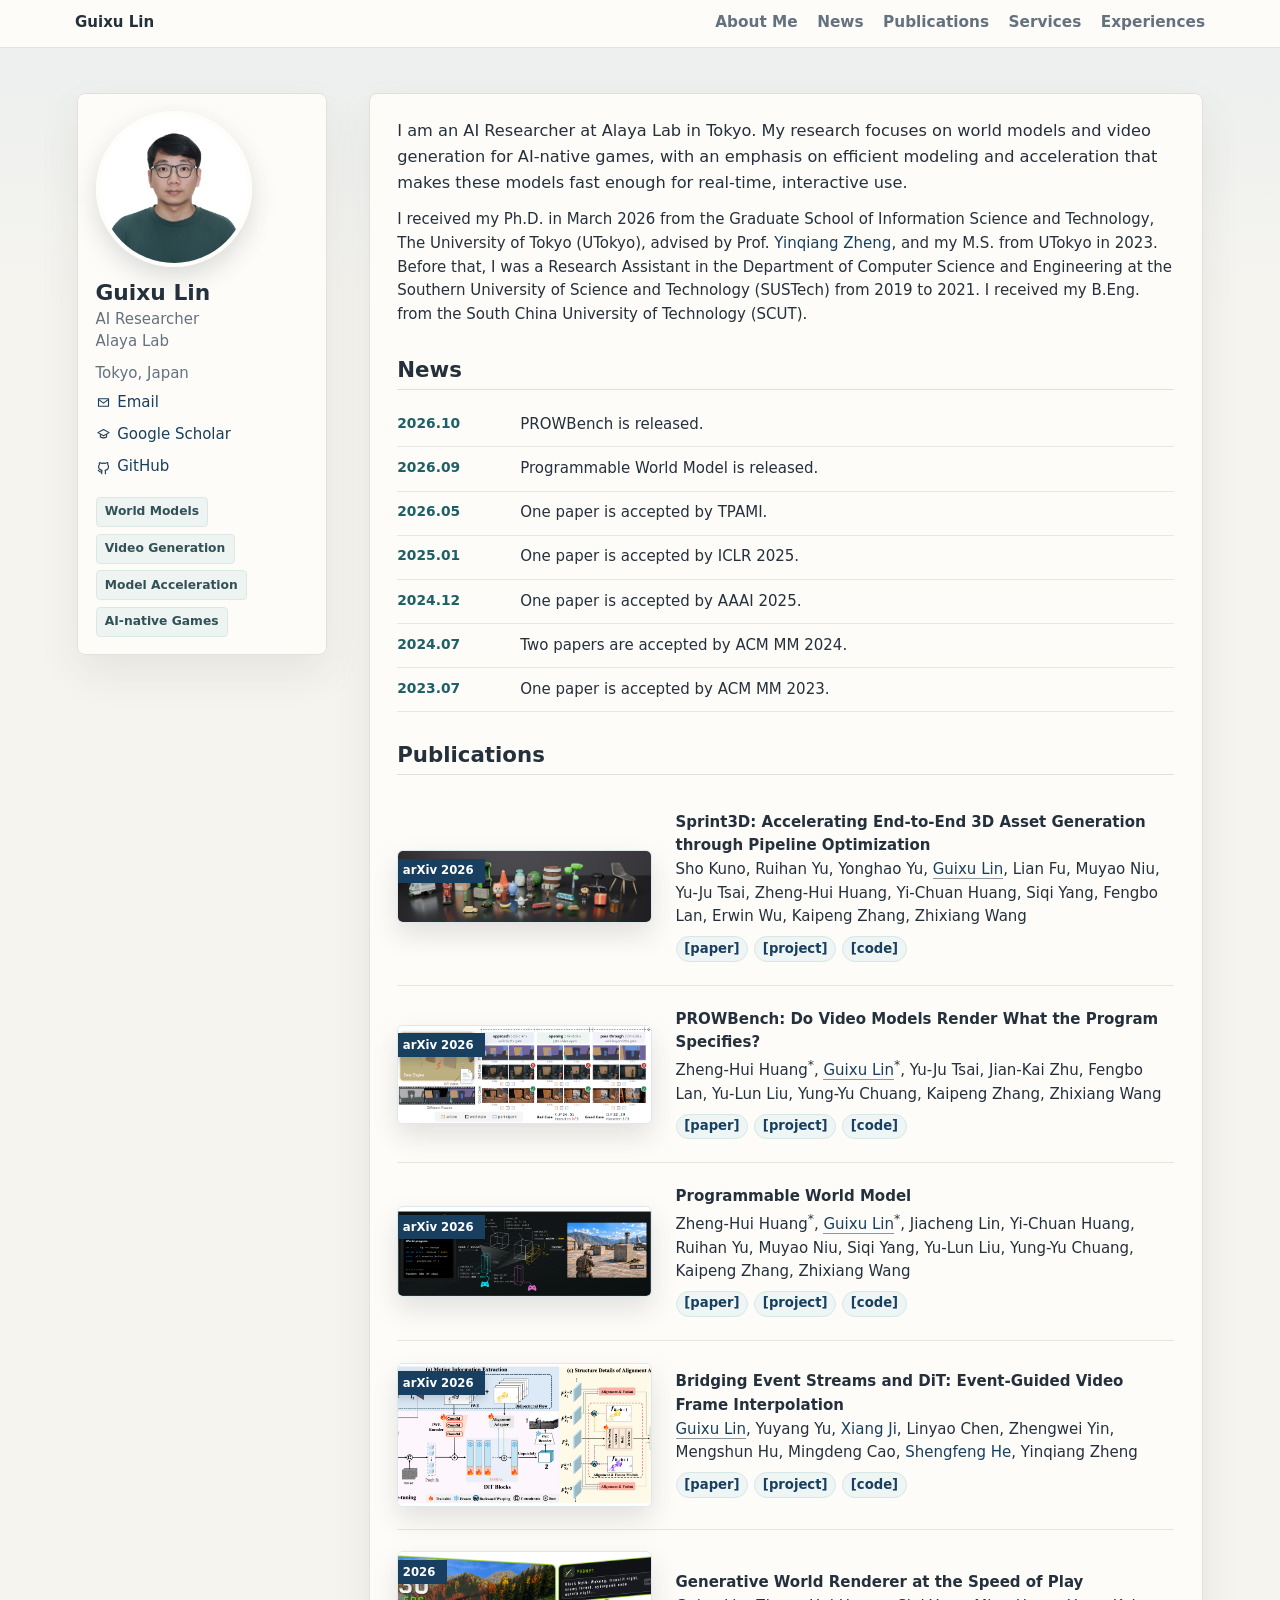
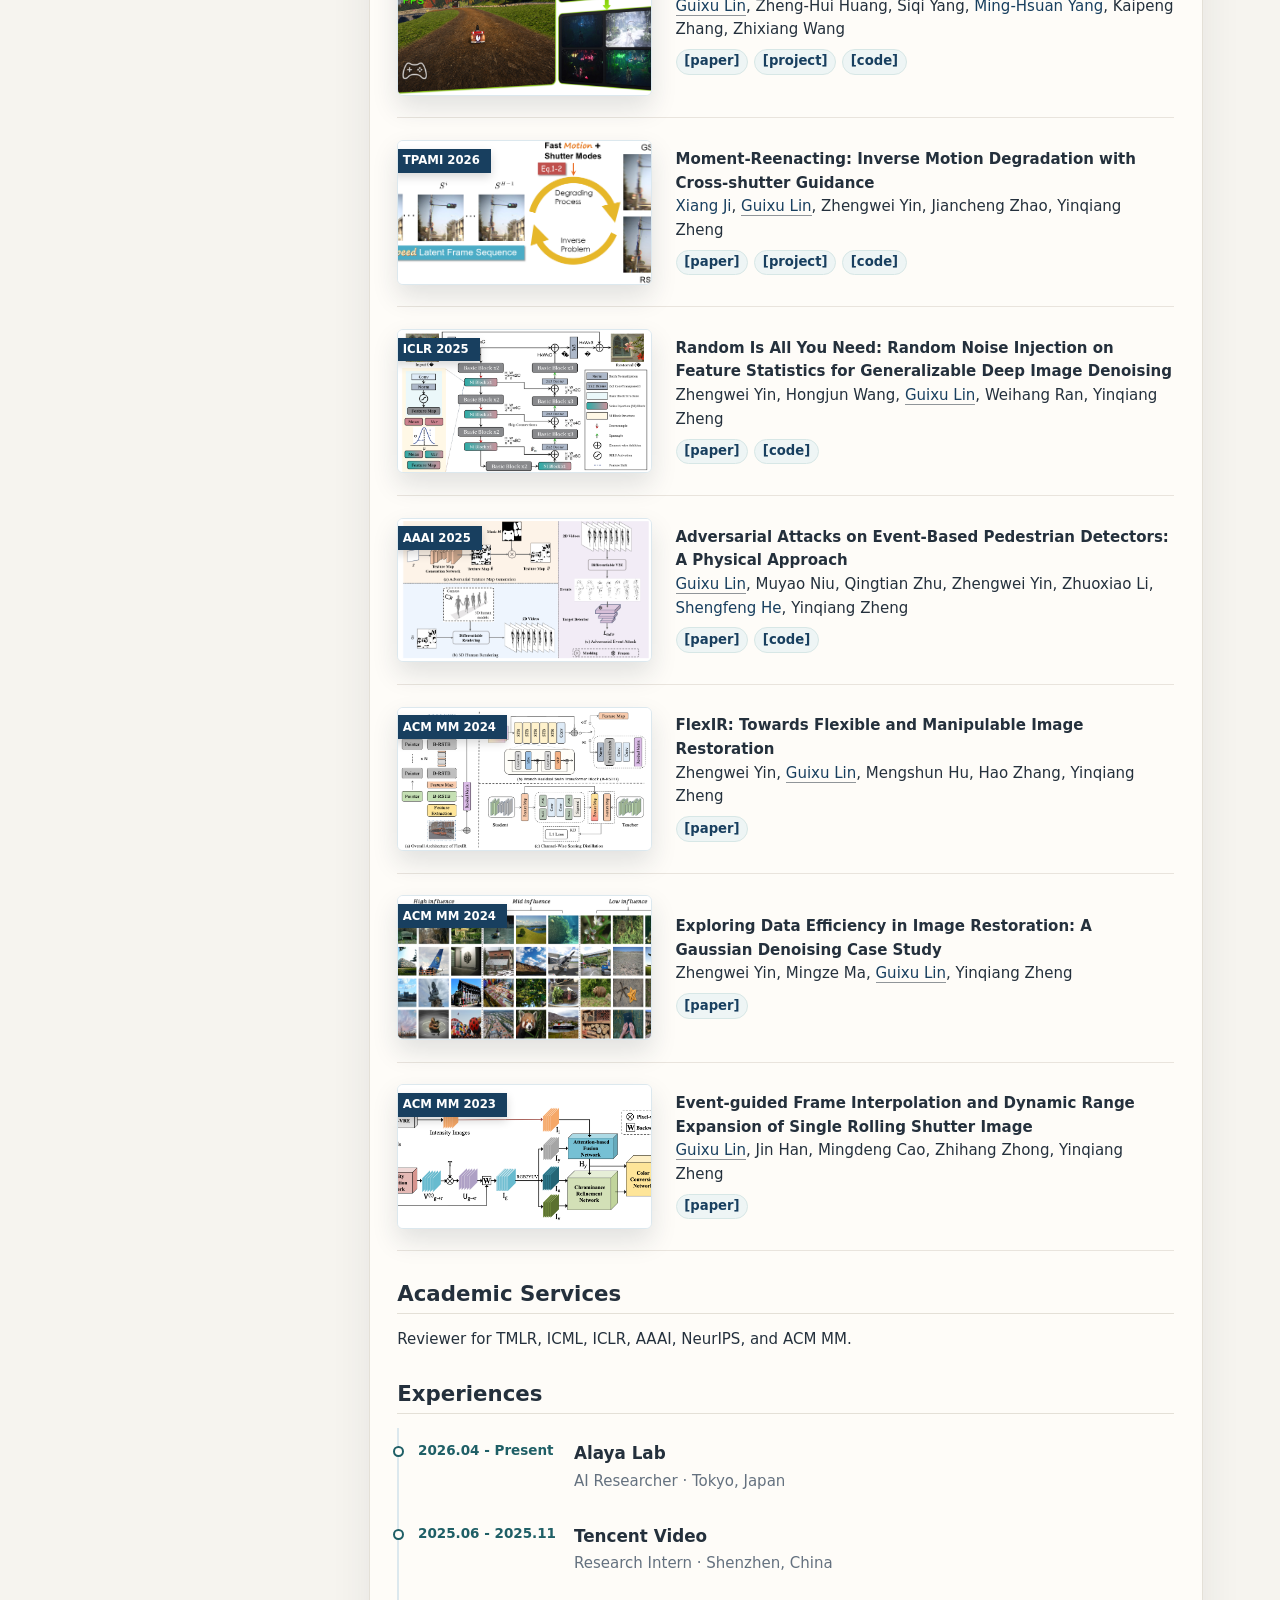
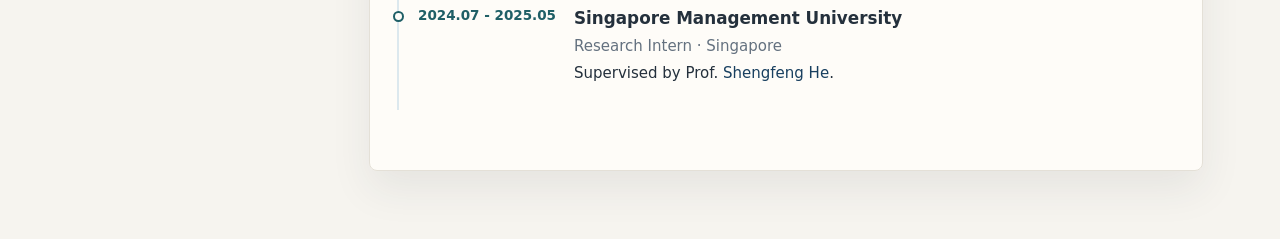
<file: index.html>
<!DOCTYPE html>
<html lang="en">
<head>
  <meta charset="UTF-8">
  <meta name="viewport" content="width=device-width, initial-scale=1">
  <meta name="author" content="Guixu Lin">
  <meta name="description" content="Official academic homepage of Guixu Lin, an AI researcher at Alaya Lab working on world models, video generation, model acceleration, and AI-native games.">
  <meta name="robots" content="index, follow">
  <link rel="canonical" href="https://joseph-lin-tech.github.io/">

  <meta property="og:type" content="profile">
  <meta property="og:title" content="Guixu Lin | AI Researcher at Alaya Lab">
  <meta property="og:description" content="Official academic homepage of Guixu Lin, an AI researcher working on world models, video generation, model acceleration, and AI-native games.">
  <meta property="og:url" content="https://joseph-lin-tech.github.io/">
  <meta property="og:image" content="https://joseph-lin-tech.github.io/images/IMG_1726_2x2in.jpg">
  <meta property="profile:first_name" content="Guixu">
  <meta property="profile:last_name" content="Lin">
  <meta name="twitter:card" content="summary">
  <meta name="twitter:title" content="Guixu Lin | AI Researcher at Alaya Lab">
  <meta name="twitter:description" content="Official academic homepage of Guixu Lin, an AI researcher at Alaya Lab.">
  <meta name="twitter:image" content="https://joseph-lin-tech.github.io/images/IMG_1726_2x2in.jpg">

  <title>Guixu Lin | AI Researcher at Alaya Lab</title>
  <link rel="stylesheet" type="text/css" href="stylesheet.css">
  <link rel="icon" href="data:image/svg+xml,%3Csvg xmlns='http://www.w3.org/2000/svg' viewBox='0 0 100 100'%3E%3Crect width='100' height='100' rx='18' fill='%2300369f'/%3E%3Ctext x='50' y='62' text-anchor='middle' font-size='42' font-family='Arial' font-weight='700' fill='white'%3EGL%3C/text%3E%3C/svg%3E">
  <script type="application/ld+json">
  {
    "@context": "https://schema.org",
    "@type": "Person",
    "@id": "https://joseph-lin-tech.github.io/#person",
    "name": "Guixu Lin",
    "givenName": "Guixu",
    "familyName": "Lin",
    "url": "https://joseph-lin-tech.github.io/",
    "image": "https://joseph-lin-tech.github.io/images/IMG_1726_2x2in.jpg",
    "jobTitle": "AI Researcher",
    "worksFor": {
      "@type": "Organization",
      "name": "Alaya Lab"
    },
    "alumniOf": {
      "@type": "CollegeOrUniversity",
      "name": "The University of Tokyo"
    },
    "knowsAbout": [
      "World models",
      "Video generation",
      "Model acceleration",
      "AI-native games"
    ],
    "sameAs": [
      "https://github.com/Joseph-LIN-Tech",
      "https://scholar.google.com/citations?user=rOZjjHcAAAAJ"
    ]
  }
  </script>
</head>

<body>
  <header class="masthead">
    <nav class="masthead-inner" aria-label="Primary navigation">
      <a class="home-link" href="#about">Guixu Lin</a>
      <div class="nav-links">
        <a href="#about">About Me</a>
        <a href="#news">News</a>
        <a href="#publications">Publications</a>
        <a href="#services">Services</a>
        <a href="#experiences">Experiences</a>
      </div>
    </nav>
  </header>

  <div class="layout" id="top">
    <aside class="sidebar">
      <section class="profile-box" aria-label="Profile">
        <a class="avatar-link" href="images/IMG_1726_2x2in.jpg">
          <img src="images/IMG_1726_2x2in.jpg" alt="Guixu Lin profile photo">
        </a>
        <h1>Guixu Lin</h1>
        <p class="role">AI Researcher<br>Alaya Lab</p>
        <ul class="profile-details">
          <li>Tokyo, Japan</li>
          <li>
            <a class="contact-link reveal-email" href="#" aria-label="Reveal email address">
              <svg viewBox="0 0 24 24" aria-hidden="true"><path d="M4 6h16v12H4z"></path><path d="m4 7 8 6 8-6"></path></svg>
              <span>Email</span>
            </a>
          </li>
          <li>
            <a class="contact-link" href="https://scholar.google.com/citations?user=rOZjjHcAAAAJ&hl=zh-CN" target="_blank" rel="noopener noreferrer">
              <svg viewBox="0 0 24 24" aria-hidden="true"><path d="m3 9 9-5 9 5-9 5z"></path><path d="M7 12v4c2.8 1.6 7.2 1.6 10 0v-4"></path></svg>
              <span>Google Scholar</span>
            </a>
          </li>
          <li>
            <a class="contact-link" href="https://github.com/Joseph-LIN-Tech" target="_blank" rel="noopener noreferrer">
              <svg viewBox="0 0 24 24" aria-hidden="true"><path d="M9 19c-4 1.2-4-2-5.5-2.5"></path><path d="M15 22v-3.5c0-1 .1-1.4-.5-2 2.8-.3 5.5-1.4 5.5-6a4.6 4.6 0 0 0-1.3-3.2 4.2 4.2 0 0 0-.1-3.2s-1-.3-3.4 1.3a11.5 11.5 0 0 0-6.2 0C6.6 3.8 5.6 4.1 5.6 4.1a4.2 4.2 0 0 0-.1 3.2A4.6 4.6 0 0 0 4.2 10.5c0 4.6 2.7 5.7 5.5 6-.6.6-.6 1.2-.5 2V22"></path></svg>
              <span>GitHub</span>
            </a>
          </li>
        </ul>
        <div class="tag-cloud" aria-label="Research interests">
          <span>World Models</span>
          <span>Video Generation</span>
          <span>Model Acceleration</span>
          <span>AI-native Games</span>
        </div>
      </section>
    </aside>

    <main class="page">
      <section id="about" class="section">
        <p class="intro-lead">
          I am an AI Researcher at Alaya Lab in Tokyo. My research focuses on world models and video generation
          for AI-native games, with an emphasis on efficient modeling and acceleration
          that makes these models fast enough for real-time, interactive use.
        </p>
        <p>
          I received my Ph.D. in March 2026 from the Graduate School of Information Science and Technology,
          The University of Tokyo (UTokyo), advised by Prof. <a href="https://scholar.google.com/citations?user=JD-5DKcAAAAJ&hl=zh-CN&oi=ao" target="_blank" rel="noopener noreferrer">Yinqiang Zheng</a>, and my M.S. from UTokyo in 2023.
          Before that, I was a Research Assistant in the Department of Computer Science and Engineering at the
          Southern University of Science and Technology (SUSTech) from 2019 to 2021. I received my B.Eng. from
          the South China University of Technology (SCUT).
        </p>

      </section>

      <section id="news" class="section">
        <h2>News</h2>
        <ul class="news-list">
          <li><time datetime="2026-10">2026.10</time><span>PROWBench is released.</span></li>
          <li><time datetime="2026-09">2026.09</time><span>Programmable World Model is released.</span></li>
          <li><time datetime="2026-05">2026.05</time><span>One paper is accepted by TPAMI.</span></li>
          <li><time datetime="2025-01">2025.01</time><span>One paper is accepted by ICLR 2025.</span></li>
          <li><time datetime="2024-12">2024.12</time><span>One paper is accepted by AAAI 2025.</span></li>
          <li><time datetime="2024-07">2024.07</time><span>Two papers are accepted by ACM MM 2024.</span></li>
          <li><time datetime="2023-07">2023.07</time><span>One paper is accepted by ACM MM 2023.</span></li>
        </ul>
      </section>

      <section id="publications" class="section">
        <h2>Publications</h2>

        <div class="publication-list">
          <article class="publication-card">
            <div class="publication-media">
              <figure class="paper-figure">
                <span class="publication-badge">arXiv 2026</span>
                <img class="publication-teaser-wide" src="images/papers/sprint3d.jpg?v=20261118" alt="Sprint3D paper teaser">
              </figure>
            </div>
            <div class="publication-content">
              <p><strong>Sprint3D: Accelerating End-to-End 3D Asset Generation through Pipeline Optimization</strong><br>
              Sho Kuno, Ruihan Yu, Yonghao Yu, <a href="https://joseph-lin-tech.github.io/" target="_blank" rel="noopener noreferrer"><u>Guixu Lin</u></a>, Lian Fu, Muyao Niu, Yu-Ju Tsai, Zheng-Hui Huang, Yi-Chuan Huang, Siqi Yang, Fengbo Lan, Erwin Wu, Kaipeng Zhang, Zhixiang Wang</p>
              <div class="paper-links">
                <a href="https://arxiv.org/abs/2611.16701" target="_blank" rel="noopener noreferrer">[paper]</a>
                <a href="https://alaya-lab.github.io/sprint3d/" target="_blank" rel="noopener noreferrer">[project]</a>
                <a href="https://github.com/AlayaLab/sprint3d" target="_blank" rel="noopener noreferrer">[code]</a>
              </div>
            </div>
          </article>

          <article class="publication-card">
            <div class="publication-media">
              <figure class="paper-figure">
                <span class="publication-badge">arXiv 2026</span>
                <img class="publication-teaser-wide" src="images/papers/prowbench.png?v=20261009" alt="PROWBench paper teaser">
              </figure>
            </div>
            <div class="publication-content">
              <p><strong>PROWBench: Do Video Models Render What the Program Specifies?</strong><br>
              Zheng-Hui Huang<sup>*</sup>, <a href="https://joseph-lin-tech.github.io/" target="_blank" rel="noopener noreferrer"><u>Guixu Lin</u></a><sup>*</sup>, Yu-Ju Tsai, Jian-Kai Zhu, Fengbo Lan, Yu-Lun Liu, Yung-Yu Chuang, Kaipeng Zhang, Zhixiang Wang</p>
              <div class="paper-links">
                <a href="https://arxiv.org/abs/2610.02205" target="_blank" rel="noopener noreferrer">[paper]</a>
                <a href="https://alaya-lab.github.io/PROWBench/" target="_blank" rel="noopener noreferrer">[project]</a>
                <a href="https://github.com/AlayaLab/PROWBench" target="_blank" rel="noopener noreferrer">[code]</a>
              </div>
            </div>
          </article>

          <article class="publication-card">
            <div class="publication-media">
              <figure class="paper-figure">
                <span class="publication-badge">arXiv 2026</span>
                <img class="publication-teaser-wide" src="images/papers/programmable-world-model.png?v=20260913" alt="Programmable World Model paper teaser">
              </figure>
            </div>
            <div class="publication-content">
              <p><strong>Programmable World Model</strong><br>
              Zheng-Hui Huang<sup>*</sup>, <a href="https://joseph-lin-tech.github.io/" target="_blank" rel="noopener noreferrer"><u>Guixu Lin</u></a><sup>*</sup>, Jiacheng Lin, Yi-Chuan Huang, Ruihan Yu, Muyao Niu, Siqi Yang, Yu-Lun Liu, Yung-Yu Chuang, Kaipeng Zhang, Zhixiang Wang</p>
              <div class="paper-links">
                <a href="https://arxiv.org/abs/2609.10540" target="_blank" rel="noopener noreferrer">[paper]</a>
                <a href="https://alaya-lab.github.io/pwm/" target="_blank" rel="noopener noreferrer">[project]</a>
                <a href="https://github.com/AlayaLab/PWM" target="_blank" rel="noopener noreferrer">[code]</a>
              </div>
            </div>
          </article>

          <article class="publication-card">
            <div class="publication-media">
              <figure class="paper-figure">
                <span class="publication-badge">arXiv 2026</span>
                <img src="images/papers/bridge-event-dit-vfi.jpg?v=20260817" alt="Bridging Event Streams and DiT paper teaser">
              </figure>
            </div>
            <div class="publication-content">
              <p><strong>Bridging Event Streams and DiT: Event-Guided Video Frame Interpolation</strong><br>
              <a href="https://joseph-lin-tech.github.io/" target="_blank" rel="noopener noreferrer"><u>Guixu Lin</u></a>, Yuyang Yu, <a href="https://jixiang2016.github.io/" target="_blank" rel="noopener noreferrer">Xiang Ji</a>, Linyao Chen, Zhengwei Yin, Mengshun Hu, Mingdeng Cao, <a href="https://shengfenghe.github.io/" target="_blank" rel="noopener noreferrer">Shengfeng He</a>, Yinqiang Zheng</p>
              <div class="paper-links">
                <a href="https://arxiv.org/abs/2608.10479" target="_blank" rel="noopener noreferrer">[paper]</a>
                <a href="https://joseph-lin-tech.github.io/BridgeEventDiT-VFI/" target="_blank" rel="noopener noreferrer">[project]</a>
                <a href="https://github.com/Joseph-LIN-Tech/BridgeEventDiT-VFI" target="_blank" rel="noopener noreferrer">[code]</a>
              </div>
            </div>
          </article>

          <article class="publication-card">
            <div class="publication-media">
              <figure class="paper-figure">
                <span class="publication-badge">2026</span>
                <img src="images/papers/world-renderer.png?v=20260811" alt="Generative World Renderer paper teaser">
              </figure>
            </div>
            <div class="publication-content">
              <p><strong>Generative World Renderer at the Speed of Play</strong><br>
              <a href="https://joseph-lin-tech.github.io/" target="_blank" rel="noopener noreferrer"><u>Guixu Lin</u></a>, Zheng-Hui Huang, Siqi Yang, <a href="https://faculty.ucmerced.edu/mhyang/" target="_blank" rel="noopener noreferrer">Ming-Hsuan Yang</a>, Kaipeng Zhang, Zhixiang Wang</p>
              <div class="paper-links">
                <a href="https://arxiv.org/abs/2607.18703" target="_blank" rel="noopener noreferrer">[paper]</a>
                <a href="https://alaya-renderer-flash.alayalab.ai/" target="_blank" rel="noopener noreferrer">[project]</a>
                <a href="https://github.com/AlayaLab/AlayaRenderer-Flash" target="_blank" rel="noopener noreferrer">[code]</a>
              </div>
            </div>
          </article>

          <article class="publication-card">
            <div class="publication-media">
              <figure class="paper-figure">
                <span class="publication-badge">TPAMI 2026</span>
                <img src="images/papers/moment-reenacting.png?v=20260811" alt="Moment-Reenacting paper teaser">
              </figure>
            </div>
            <div class="publication-content">
              <p><strong>Moment-Reenacting: Inverse Motion Degradation with Cross-shutter Guidance</strong><br>
              <a href="https://jixiang2016.github.io/" target="_blank" rel="noopener noreferrer">Xiang Ji</a>, <a href="https://joseph-lin-tech.github.io/" target="_blank" rel="noopener noreferrer"><u>Guixu Lin</u></a>, Zhengwei Yin, Jiancheng Zhao, Yinqiang Zheng</p>
              <div class="paper-links">
                <a href="https://arxiv.org/abs/2605.22423" target="_blank" rel="noopener noreferrer">[paper]</a>
                <a href="https://jixiang2016.github.io/dualBR_site/" target="_blank" rel="noopener noreferrer">[project]</a>
                <a href="https://github.com/jixiang2016/stereoBR" target="_blank" rel="noopener noreferrer">[code]</a>
              </div>
            </div>
          </article>

          <article class="publication-card">
            <div class="publication-media">
              <figure class="paper-figure">
                <span class="publication-badge">ICLR 2025</span>
                <img src="images/papers/rninet.png?v=20260811" alt="RNINet paper teaser">
              </figure>
            </div>
            <div class="publication-content">
              <p><strong>Random Is All You Need: Random Noise Injection on Feature Statistics for Generalizable Deep Image Denoising</strong><br>
              Zhengwei Yin, Hongjun Wang, <a href="https://joseph-lin-tech.github.io/" target="_blank" rel="noopener noreferrer"><u>Guixu Lin</u></a>, Weihang Ran, Yinqiang Zheng</p>
              <div class="paper-links">
                <a href="https://proceedings.iclr.cc/paper_files/paper/2025/hash/808a79d149c9dd8338d789881c9dab4c-Abstract-Conference.html" target="_blank" rel="noopener noreferrer">[paper]</a>
                <a href="https://github.com/default-8541/RNINet" target="_blank" rel="noopener noreferrer">[code]</a>
              </div>
            </div>
          </article>

          <article class="publication-card">
            <div class="publication-media">
              <figure class="paper-figure">
                <span class="publication-badge">AAAI 2025</span>
                <img src="images/papers/event-attack.png?v=20260811" alt="Event attack paper teaser">
              </figure>
            </div>
            <div class="publication-content">
              <p><strong>Adversarial Attacks on Event-Based Pedestrian Detectors: A Physical Approach</strong><br>
              <a href="https://joseph-lin-tech.github.io/" target="_blank" rel="noopener noreferrer"><u>Guixu Lin</u></a>, Muyao Niu, Qingtian Zhu, Zhengwei Yin, Zhuoxiao Li, <a href="https://shengfenghe.github.io/" target="_blank" rel="noopener noreferrer">Shengfeng He</a>, Yinqiang Zheng</p>
              <div class="paper-links">
                <a href="https://ojs.aaai.org/index.php/AAAI/article/view/32555" target="_blank" rel="noopener noreferrer">[paper]</a>
                <a href="https://github.com/Joseph-LIN-Tech/event_attack_physics" target="_blank" rel="noopener noreferrer">[code]</a>
              </div>
            </div>
          </article>

          <article class="publication-card">
            <div class="publication-media">
              <figure class="paper-figure">
                <span class="publication-badge">ACM MM 2024</span>
                <img src="images/papers/flexir.png?v=20260811" alt="FlexIR paper teaser">
              </figure>
            </div>
            <div class="publication-content">
              <p><strong>FlexIR: Towards Flexible and Manipulable Image Restoration</strong><br>
              Zhengwei Yin, <a href="https://joseph-lin-tech.github.io/" target="_blank" rel="noopener noreferrer"><u>Guixu Lin</u></a>, Mengshun Hu, Hao Zhang, Yinqiang Zheng</p>
              <div class="paper-links"><a href="https://dl.acm.org/doi/10.1145/3664647.3680825" target="_blank" rel="noopener noreferrer">[paper]</a></div>
            </div>
          </article>

          <article class="publication-card">
            <div class="publication-media">
              <figure class="paper-figure">
                <span class="publication-badge">ACM MM 2024</span>
                <img src="images/papers/data-efficiency.png?v=20260811" alt="Data Efficiency paper teaser">
              </figure>
            </div>
            <div class="publication-content">
              <p><strong>Exploring Data Efficiency in Image Restoration: A Gaussian Denoising Case Study</strong><br>
              Zhengwei Yin, Mingze Ma, <a href="https://joseph-lin-tech.github.io/" target="_blank" rel="noopener noreferrer"><u>Guixu Lin</u></a>, Yinqiang Zheng</p>
              <div class="paper-links"><a href="https://dl.acm.org/doi/10.1145/3664647.3680603" target="_blank" rel="noopener noreferrer">[paper]</a></div>
            </div>
          </article>

          <article class="publication-card">
            <div class="publication-media">
              <figure class="paper-figure">
                <span class="publication-badge">ACM MM 2023</span>
                <img src="images/papers/event-guided.png?v=20260811" alt="Event-guided frame interpolation paper teaser">
              </figure>
            </div>
            <div class="publication-content">
              <p><strong>Event-guided Frame Interpolation and Dynamic Range Expansion of Single Rolling Shutter Image</strong><br>
              <a href="https://joseph-lin-tech.github.io/" target="_blank" rel="noopener noreferrer"><u>Guixu Lin</u></a>, Jin Han, Mingdeng Cao, Zhihang Zhong, Yinqiang Zheng</p>
              <div class="paper-links"><a href="https://dl.acm.org/doi/10.1145/3581783.3612093" target="_blank" rel="noopener noreferrer">[paper]</a></div>
            </div>
          </article>

        </div>
      </section>

      <section id="services" class="section">
        <h2>Academic Services</h2>
        <p>Reviewer for TMLR, ICML, ICLR, AAAI, NeurIPS, and ACM MM.</p>
      </section>

      <section id="experiences" class="section">
        <h2>Experiences</h2>
        <div class="experience-list">
          <article class="experience-item">
            <div class="experience-date">2026.04 - Present</div>
            <div>
              <h3>Alaya Lab</h3>
              <p class="experience-meta">AI Researcher · Tokyo, Japan</p>
            </div>
          </article>

          <article class="experience-item">
            <div class="experience-date">2025.06 - 2025.11</div>
            <div>
              <h3>Tencent Video</h3>
              <p class="experience-meta">Research Intern · Shenzhen, China</p>
            </div>
          </article>

          <article class="experience-item">
            <div class="experience-date">2024.07 - 2025.05</div>
            <div>
              <h3>Singapore Management University</h3>
              <p class="experience-meta">Research Intern · Singapore</p>
              <p>Supervised by Prof. <a href="https://shengfenghe.github.io/" target="_blank" rel="noopener noreferrer">Shengfeng He</a>.</p>
            </div>
          </article>
        </div>
      </section>
    </main>
  </div>
  <script>
    const emailButton = document.querySelector('.reveal-email');

    emailButton.addEventListener('click', (event) => {
      event.preventDefault();
      const mailbox = ['joseph', 'lin', 'job'].join('.');
      const host = ['gmail', 'com'].join('.');
      const address = `${mailbox}@${host}`;
      const emailLink = document.createElement('a');

      emailLink.className = 'contact-link';
      emailLink.href = `mailto:${address}`;
      emailLink.setAttribute('aria-label', `Email ${address}`);
      emailLink.innerHTML = emailButton.innerHTML;
      emailLink.querySelector('span').textContent = address;
      emailButton.replaceWith(emailLink);
    }, { once: true });
  </script>
</body>
</html>
</file>
<file: stylesheet.css>
*,
*::before,
*::after {
  box-sizing: border-box;
}

:root {
  --page-bg: #f6f4ef;
  --surface: #fffdf9;
  --surface-soft: #f7fafb;
  --text: #24303c;
  --muted: #64717f;
  --border: #e4e0d7;
  --border-cool: #dce8ee;
  --accent: #1f5f66;
  --accent-strong: #183f5f;
  --warm: #9f5b1b;
  --shadow: 0 18px 42px rgba(33, 47, 61, 0.08);
}

html {
  background: var(--page-bg);
  color: var(--text);
  font-size: 15px;
  scroll-behavior: smooth;
}

body {
  margin: 0;
  background:
    linear-gradient(180deg, rgba(230, 237, 238, 0.72) 0, rgba(246, 244, 239, 0.92) 310px),
    var(--page-bg);
  font-family: Inter, ui-sans-serif, system-ui, -apple-system, BlinkMacSystemFont, "Segoe UI", sans-serif;
  line-height: 1.58;
}

a {
  color: var(--accent-strong);
  text-decoration: none;
}

a:hover,
a:focus {
  color: var(--warm);
  text-decoration: underline;
  text-underline-offset: 3px;
}

img {
  display: block;
  max-width: 100%;
  height: auto;
}

p {
  margin: 0 0 0.75em;
}

ul {
  margin: 0.5em 0 1em;
  padding-left: 2em;
}

li {
  margin-bottom: 0.45em;
}

u {
  text-decoration: none;
  border-bottom: 1px solid rgba(36, 48, 60, 0.5);
}

.masthead {
  position: sticky;
  top: 0;
  z-index: 20;
  background: rgba(255, 253, 249, 0.92);
  border-bottom: 1px solid rgba(228, 224, 215, 0.86);
  backdrop-filter: blur(8px);
}

.masthead-inner {
  display: flex;
  justify-content: space-between;
  align-items: center;
  gap: 2rem;
  max-width: 1160px;
  margin: 0 auto;
  padding: 0.68rem 1rem;
}

.home-link {
  flex: 0 0 auto;
  color: var(--text);
  font-weight: 700;
}

.nav-links {
  display: flex;
  flex-wrap: wrap;
  justify-content: flex-end;
  gap: 0.25rem 1.3rem;
}

.nav-links a {
  color: var(--muted);
  font-size: 1.02rem;
  font-weight: 650;
  border-bottom: 2px solid transparent;
}

.nav-links a:hover,
.nav-links a:focus {
  color: var(--accent-strong);
  border-bottom-color: rgba(31, 95, 102, 0.32);
  text-decoration: none;
}

.layout {
  display: grid;
  grid-template-columns: 250px minmax(0, 1fr);
  gap: 2.75rem;
  max-width: 1160px;
  margin: 0 auto;
  padding: 3rem 1.15rem 4.5rem;
}

.sidebar {
  align-self: start;
  position: sticky;
  top: 4.5rem;
}

.profile-box {
  padding: 1.15rem;
  background: rgba(255, 253, 249, 0.9);
  border: 1px solid var(--border);
  border-radius: 8px;
  box-shadow: var(--shadow);
}

.avatar-link {
  display: block;
  width: 156px;
  margin-bottom: 0.85rem;
}

.avatar-link img {
  width: 156px;
  height: 156px;
  object-fit: cover;
  border-radius: 50%;
  border: 4px solid var(--surface);
  box-shadow: 0 10px 24px rgba(33, 47, 61, 0.16);
}

.profile-box h1 {
  margin: 0 0 0.25rem;
  color: var(--text);
  font-size: 1.45rem;
  line-height: 1.2;
}

.role {
  color: var(--muted);
  line-height: 1.42;
  margin: 0 0 0.65rem;
}

.profile-details {
  margin: 0 0 1rem;
  padding: 0;
  list-style: none;
}

.profile-details li {
  margin: 0 0 0.35rem;
  color: var(--muted);
}

.profile-details a {
  display: inline-flex;
  align-items: center;
  gap: 0.45rem;
}

.contact-link svg {
  width: 1rem;
  height: 1rem;
  flex: 0 0 auto;
  fill: none;
  stroke: currentColor;
  stroke-width: 1.8;
  stroke-linecap: round;
  stroke-linejoin: round;
}

.tag-cloud {
  display: flex;
  flex-wrap: wrap;
  gap: 0.45rem;
}

.tag-cloud span {
  padding: 0.28rem 0.55rem;
  color: #315157;
  background: #edf4f2;
  border: 1px solid #dbe9e6;
  border-radius: 4px;
  font-size: 0.82rem;
  font-weight: 650;
}

.page {
  min-width: 0;
  max-width: 870px;
  padding: 1.6rem 1.85rem 2rem;
  background: rgba(255, 253, 249, 0.94);
  border: 1px solid var(--border);
  border-radius: 8px;
  box-shadow: var(--shadow);
}

.section {
  scroll-margin-top: 4rem;
  margin-bottom: 2rem;
}

.section h2 {
  margin: 1.35rem 0 0.9rem;
  color: var(--text);
  font-size: 1.42rem;
  line-height: 1.2;
  border-bottom: 1px solid var(--border);
  padding-bottom: 0.42rem;
}

.section h3 {
  margin: 1.3rem 0 0.4rem;
  color: var(--text);
  font-size: 1.12rem;
}

.intro-lead {
  color: var(--text);
  font-size: 1.08rem;
  line-height: 1.62;
}

.notice {
  display: grid;
  gap: 0.25rem;
  margin: 1.2rem 0 0;
  padding: 0.9rem 1rem;
  background: #fff6e9;
  border-left: 4px solid var(--warm);
  border-radius: 4px;
  box-shadow: 0 10px 24px rgba(159, 91, 27, 0.08);
}

.notice strong {
  color: #8a4810;
}

.news-list {
  display: grid;
  gap: 0;
  margin: 0;
  padding: 0;
  list-style: none;
}

.news-list li {
  display: grid;
  grid-template-columns: 7.2rem minmax(0, 1fr);
  gap: 1rem;
  margin: 0;
  padding: 0.65rem 0;
  border-bottom: 1px solid rgba(228, 224, 215, 0.72);
}

.news-list time {
  color: var(--accent);
  font-size: 0.92rem;
  font-weight: 750;
  white-space: nowrap;
}

.news-list span {
  color: var(--text);
}

.publication-card {
  display: flex;
  align-items: center;
  gap: 1.55rem;
  padding: 1.45rem 0;
  border-bottom: 1px solid rgba(228, 224, 215, 0.82);
}

.publication-media {
  flex: 0 0 255px;
}

.paper-figure {
  position: relative;
  margin: 0;
  overflow: hidden;
  background: #ffffff;
  border: 1px solid var(--border-cool);
  border-radius: 6px;
  box-shadow: 0 12px 26px rgba(33, 47, 61, 0.13);
  transition: transform 0.18s ease, box-shadow 0.18s ease;
}

.paper-figure img {
  width: 100%;
  aspect-ratio: 16 / 9;
  object-fit: cover;
}

.paper-figure img.publication-teaser-wide {
  aspect-ratio: auto;
  display: block;
  object-fit: initial;
}

.publication-card:hover .paper-figure {
  transform: translateY(-3px);
  box-shadow: 0 18px 34px rgba(33, 47, 61, 0.17);
}

.publication-badge {
  position: absolute;
  top: 0.5rem;
  left: -0.45rem;
  z-index: 2;
  padding: 0.18rem 0.75rem;
  color: #ffffff;
  background: var(--accent-strong);
  font-size: 0.78rem;
  font-weight: 700;
  box-shadow: 0 4px 10px rgba(0, 0, 0, 0.16);
}

.publication-content {
  min-width: 0;
}

.publication-content p {
  margin-bottom: 0;
}

.paper-links {
  display: flex;
  flex-wrap: wrap;
  gap: 0.38rem;
  margin: 0.48rem 0 0.1rem;
}

.publication-list {
  display: grid;
  gap: 0;
}

.paper-links a {
  display: inline-flex;
  align-items: center;
  min-height: 1.7rem;
  padding: 0.05rem 0.52rem;
  background: #eef5f5;
  border: 1px solid #d7e7e6;
  border-radius: 999px;
  font-size: 0.88rem;
  font-weight: 650;
  white-space: nowrap;
}

.paper-links a:hover,
.paper-links a:focus {
  color: #ffffff;
  background: var(--accent-strong);
  border-color: var(--accent-strong);
  text-decoration: none;
}

.experience-list {
  display: grid;
  gap: 0;
  margin-top: 0.4rem;
  border-left: 2px solid var(--border-cool);
}

.experience-item {
  display: grid;
  position: relative;
  grid-template-columns: 9.3rem minmax(0, 1fr);
  gap: 1.1rem;
  align-items: start;
  padding: 0.85rem 0 0.85rem 1.25rem;
}

.experience-item h3 {
  margin: 0 0 0.2rem;
}

.experience-item::before {
  content: "";
  position: absolute;
  left: -0.43rem;
  top: 1.25rem;
  width: 0.72rem;
  height: 0.72rem;
  background: var(--surface);
  border: 2px solid var(--accent);
  border-radius: 50%;
}

.experience-date {
  color: var(--accent);
  font-size: 0.9rem;
  font-weight: 750;
  white-space: nowrap;
}

.experience-meta {
  margin-bottom: 0.25rem;
  color: var(--muted);
}

@media (max-width: 900px) {
  .layout {
    grid-template-columns: 1fr;
    gap: 1.8rem;
  }

  .sidebar {
    position: static;
  }

  .profile-box {
    display: grid;
    grid-template-columns: 120px minmax(0, 1fr);
    gap: 0 1rem;
    align-items: start;
    padding: 1rem;
  }

  .avatar-link {
    grid-row: span 4;
    width: 120px;
  }

  .avatar-link img {
    width: 120px;
    height: 120px;
  }

  .tag-cloud {
    grid-column: 1 / -1;
  }
}

@media (max-width: 720px) {
  .masthead-inner {
    align-items: flex-start;
    flex-direction: column;
    gap: 0.35rem;
  }

  .nav-links {
    justify-content: flex-start;
  }

  .layout {
    padding-top: 1.5rem;
  }

  .publication-card {
    align-items: stretch;
    flex-direction: column;
    gap: 1rem;
  }

  .publication-media {
    flex-basis: auto;
    width: 100%;
  }
}

@media (max-width: 520px) {
  .layout {
    padding-left: 0.75rem;
    padding-right: 0.75rem;
  }

  .profile-box {
    grid-template-columns: 92px minmax(0, 1fr);
  }

  .avatar-link,
  .avatar-link img {
    width: 92px;
    height: 92px;
  }

  .profile-box h1 {
    font-size: 1.25rem;
  }

  .news-list li,
  .experience-item {
    grid-template-columns: 1fr;
    gap: 0.2rem;
  }

  .experience-list {
    margin-left: 0.35rem;
  }
}
</file>
